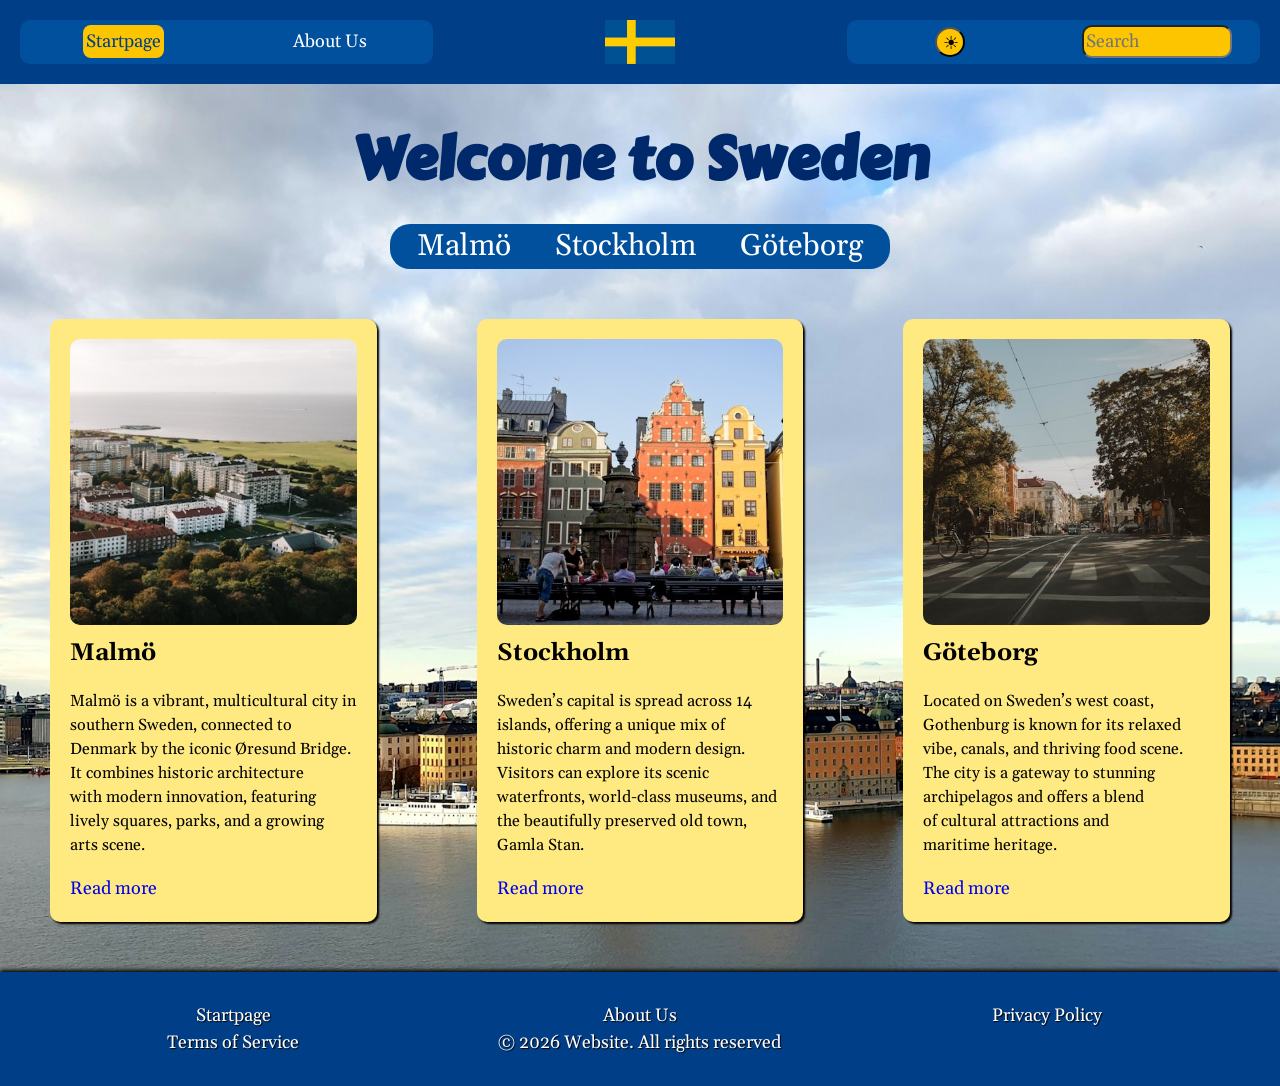
<file: index.html>
<!DOCTYPE html>
<html lang="en">
<head>
    <meta charset="UTF-8">
    <meta name="viewport" content="width=device-width, initial-scale=1.0">
    <title>Welcome to Sweden</title>
    <link rel="stylesheet" href="./css/base.css">
    <link rel="stylesheet" href="./css/index.css">
    <script defer src="./script.js"></script>
</head>
<body>
    <div class="container">
        <header>
            <nav>
                <a class="active" href="./index.html">Startpage</a>
                <a href="./about.html">About Us</a>
            </nav>
            <img src="./images/Flag_of_Sweden.webp" alt="Logo image">
            <div>
                <button class="lightMode" type="button" onclick="darkmode()">&#9728;</button>
                <search>
                    <form>
                        <input name="search" id="search" placeholder="Search">
                    </form>
                </search>
            </div>
        </header>
        <main class="frontpage">
            <h1>Welcome to Sweden</h1>
            <nav>
                <a href="./malmo.html">Malmö</a>
                <a href="./stockholm.html">Stockholm</a>
                <a href="./goteborg.html">Göteborg</a>
            </nav>
            <div class="boxes">
                <div class="infobox">
                    <img src="./images/pontus-ohlsson-9A5BXxBa4Qk-unsplash.webp" alt="Malmö">
                    <h2>Malmö</h2>
                    <p>Malmö is a vibrant, multicultural city in southern Sweden, connected to Denmark by the iconic Øresund Bridge. It combines historic architecture with modern innovation, featuring lively squares, parks, and a growing arts scene.</p>
                    <a href="./malmo.html">Read more</a>
                </div>
                <div class="infobox">
                    <img src="./images/catalina-johnson-inbePXjTh-A-unsplash.webp" alt="Stockholm">
                    <h2>Stockholm</h2>
                    <p>Sweden’s capital is spread across 14 islands, offering a unique mix of historic charm and modern design. Visitors can explore its scenic waterfronts, world-class museums, and the beautifully preserved old town, Gamla Stan.</p>
                    <a href="./stockholm.html">Read more</a>
                </div>
                <div class="infobox">
                    <img src="./images/louise-krause-uO42dvjL0I0-unsplash.webp" alt="Göteborg">
                    <h2>Göteborg</h2>
                    <p>Located on Sweden’s west coast, Gothenburg is known for its relaxed vibe, canals, and thriving food scene. The city is a gateway to stunning archipelagos and offers a blend of cultural attractions and maritime heritage.</p>
                    <a href="./goteborg.html">Read more</a>
                </div>
            </div>
        </main>
        <footer>
                <a class="topLeft" href="./index.html">Startpage</a>
                <a class="topCenter" href="./about.html">About Us</a>
                <a class="topRight" href="about.html">Privacy Policy</a>
                <a class="bottomLeft" href="about.html">Terms of Service</a>
                <p class="bottomRight" >&copy; 2026 Website. All rights reserved</p>
        </footer>
    </div>
</body>
</html>
</file>
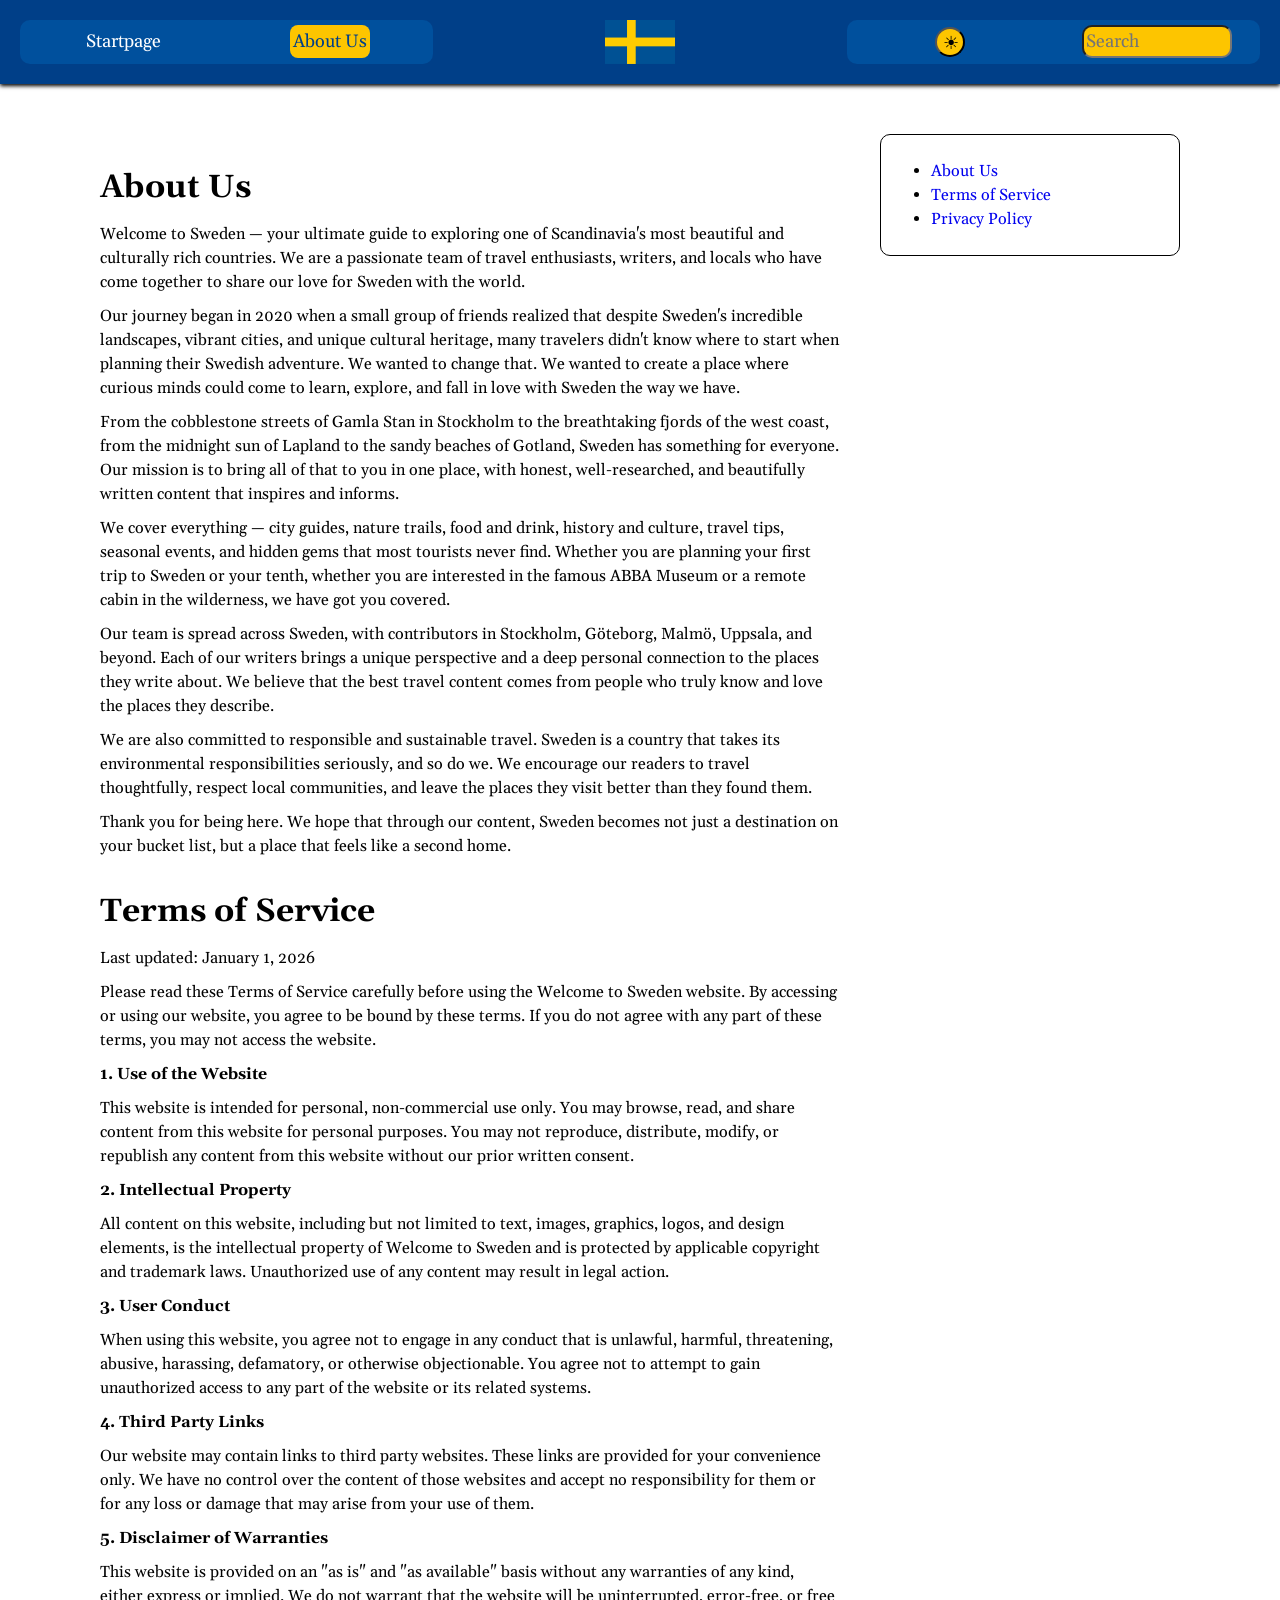
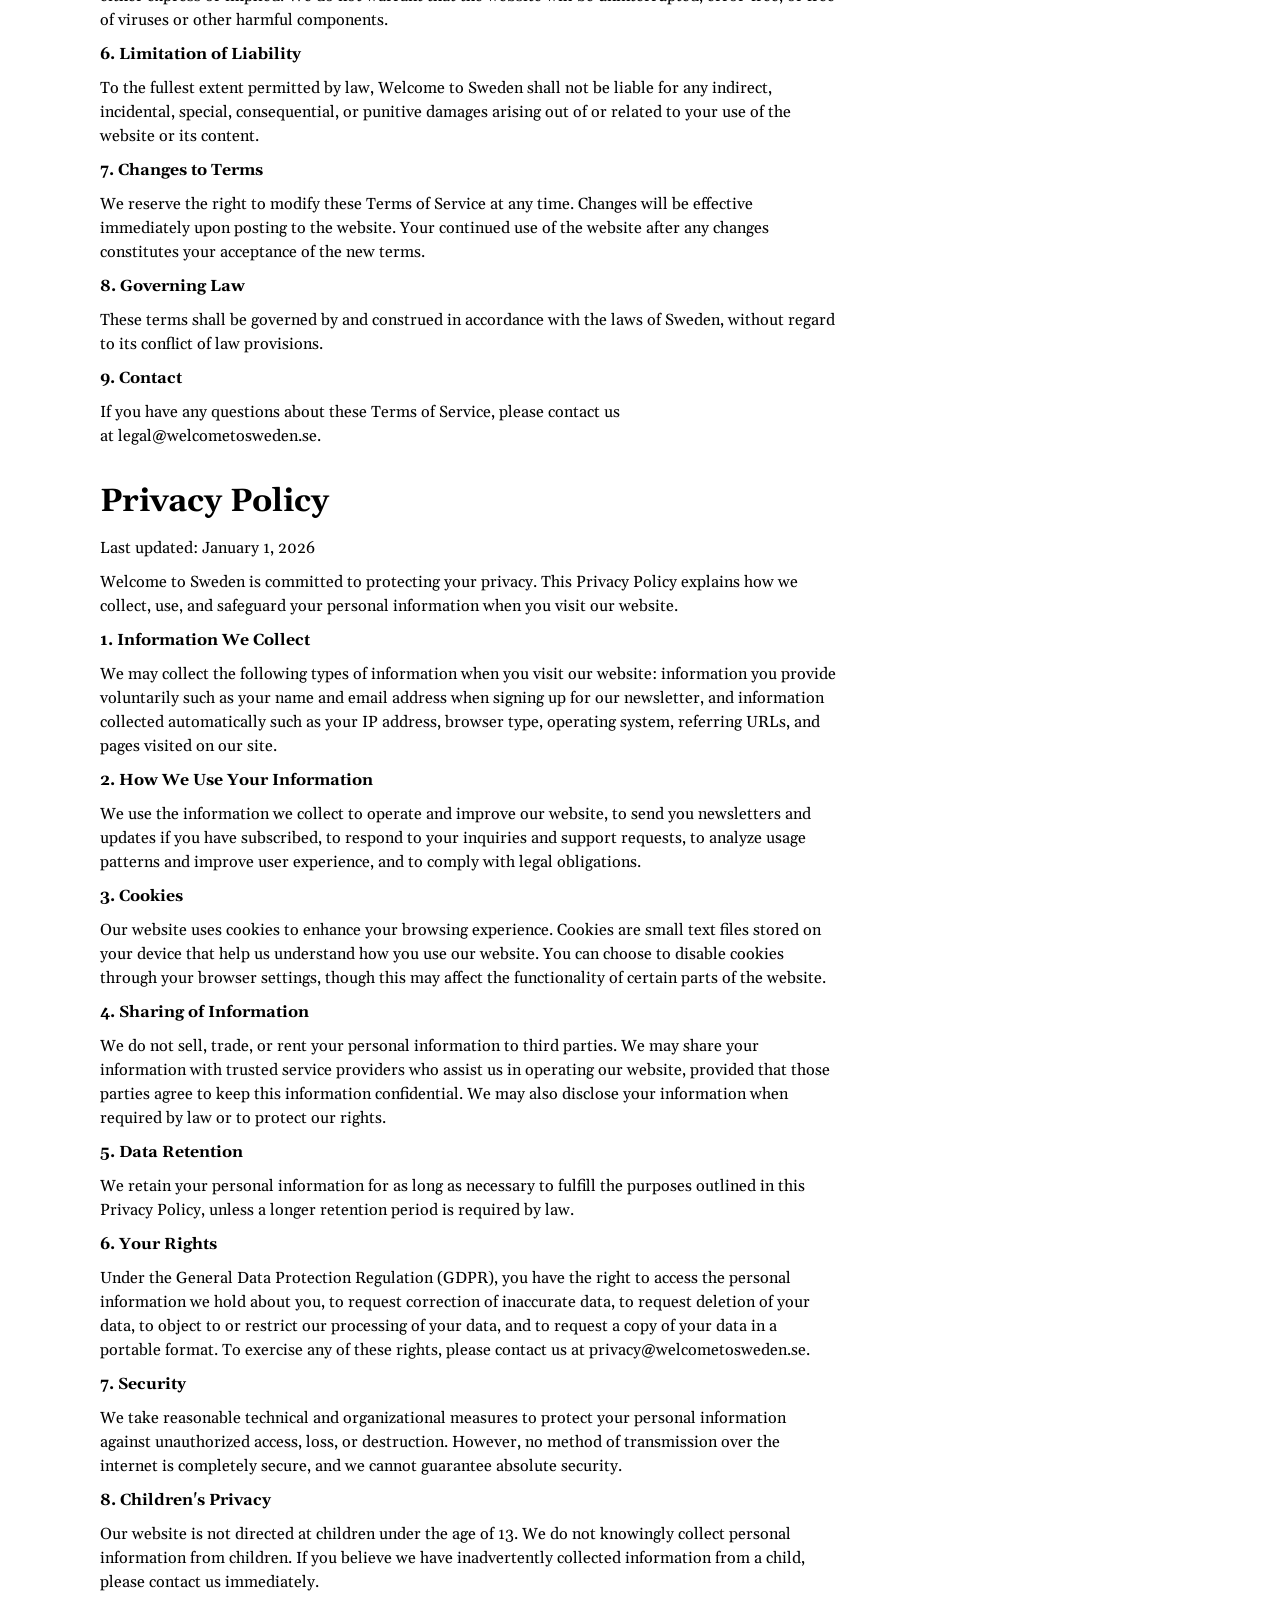
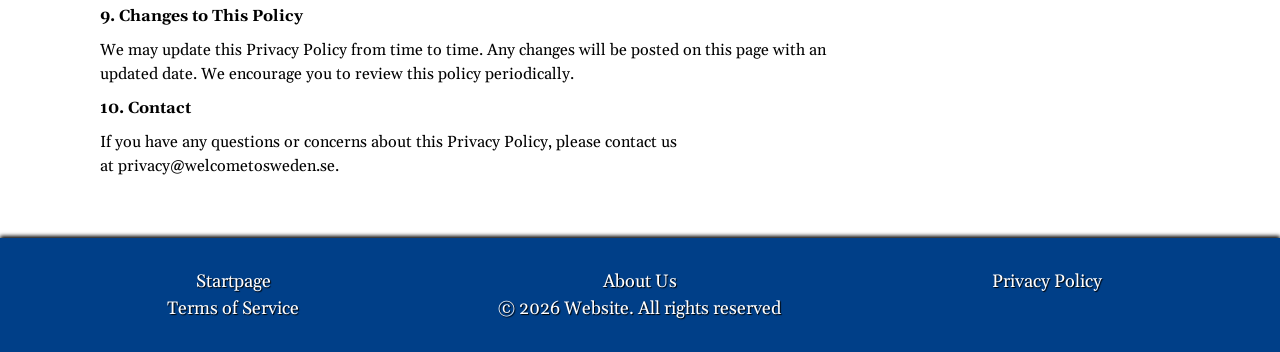
<file: about.html>
<!DOCTYPE html>
<html lang="en">
<head>
    <meta charset="UTF-8">
    <meta name="viewport" content="width=device-width, initial-scale=1.0">
    <title>Welcome to Sweden</title>
    <link rel="stylesheet" href="./css/base.css">
    <link rel="stylesheet" href="./css/about.css">
    <script defer src="./script.js"></script>
</head>
<body>
    <div class="container">
        <header>
            <nav>
                <a href="./index.html">Startpage</a>
                <a class="active" href="./about.html">About Us</a>
            </nav>
            <img src="./images/Flag_of_Sweden.webp" alt="Logo image">
            <div>
                <button class="lightMode" type="button" onclick="darkmode()">&#9728;</button>
                <search>
                    <form>
                        <input name="search" id="search" placeholder="Search">
                    </form>
                </search>
            </div>
        </header>
        <main>
            <h1 id="aboutus">About Us</h1>
            <p>Welcome to Sweden — your ultimate guide to exploring one of Scandinavia's most beautiful and culturally rich countries. We are a passionate team of travel enthusiasts, writers, and locals who have come together to share our love for Sweden with the world.</p>

            <p>Our journey began in 2020 when a small group of friends realized that despite Sweden's incredible landscapes, vibrant cities, and unique cultural heritage, many travelers didn't know where to start when planning their Swedish adventure. We wanted to change that. We wanted to create a place where curious minds could come to learn, explore, and fall in love with Sweden the way we have.</p>

            <p>From the cobblestone streets of Gamla Stan in Stockholm to the breathtaking fjords of the west coast, from the midnight sun of Lapland to the sandy beaches of Gotland, Sweden has something for everyone. Our mission is to bring all of that to you in one place, with honest, well-researched, and beautifully written content that inspires and informs.</p>

            <p>We cover everything — city guides, nature trails, food and drink, history and culture, travel tips, seasonal events, and hidden gems that most tourists never find. Whether you are planning your first trip to Sweden or your tenth, whether you are interested in the famous ABBA Museum or a remote cabin in the wilderness, we have got you covered.</p>

            <p>Our team is spread across Sweden, with contributors in Stockholm, Göteborg, Malmö, Uppsala, and beyond. Each of our writers brings a unique perspective and a deep personal connection to the places they write about. We believe that the best travel content comes from people who truly know and love the places they describe.</p>

            <p>We are also committed to responsible and sustainable travel. Sweden is a country that takes its environmental responsibilities seriously, and so do we. We encourage our readers to travel thoughtfully, respect local communities, and leave the places they visit better than they found them.</p>

            <p>Thank you for being here. We hope that through our content, Sweden becomes not just a destination on your bucket list, but a place that feels like a second home.</p>
            <h1 id="tos">Terms of Service</h1>
            <p>Last updated: January 1, 2026</p>

            <p>Please read these Terms of Service carefully before using the Welcome to Sweden website. By accessing or using our website, you agree to be bound by these terms. If you do not agree with any part of these terms, you may not access the website.</p>

            <p><strong>1. Use of the Website</strong></p>
            <p>This website is intended for personal, non-commercial use only. You may browse, read, and share content from this website for personal purposes. You may not reproduce, distribute, modify, or republish any content from this website without our prior written consent.</p>

            <p><strong>2. Intellectual Property</strong></p>
            <p>All content on this website, including but not limited to text, images, graphics, logos, and design elements, is the intellectual property of Welcome to Sweden and is protected by applicable copyright and trademark laws. Unauthorized use of any content may result in legal action.</p>

            <p><strong>3. User Conduct</strong></p>
            <p>When using this website, you agree not to engage in any conduct that is unlawful, harmful, threatening, abusive, harassing, defamatory, or otherwise objectionable. You agree not to attempt to gain unauthorized access to any part of the website or its related systems.</p>

            <p><strong>4. Third Party Links</strong></p>
            <p>Our website may contain links to third party websites. These links are provided for your convenience only. We have no control over the content of those websites and accept no responsibility for them or for any loss or damage that may arise from your use of them.</p>

            <p><strong>5. Disclaimer of Warranties</strong></p>
            <p>This website is provided on an "as is" and "as available" basis without any warranties of any kind, either express or implied. We do not warrant that the website will be uninterrupted, error-free, or free of viruses or other harmful components.</p>

            <p><strong>6. Limitation of Liability</strong></p>
            <p>To the fullest extent permitted by law, Welcome to Sweden shall not be liable for any indirect, incidental, special, consequential, or punitive damages arising out of or related to your use of the website or its content.</p>

            <p><strong>7. Changes to Terms</strong></p>
            <p>We reserve the right to modify these Terms of Service at any time. Changes will be effective immediately upon posting to the website. Your continued use of the website after any changes constitutes your acceptance of the new terms.</p>

            <p><strong>8. Governing Law</strong></p>
            <p>These terms shall be governed by and construed in accordance with the laws of Sweden, without regard to its conflict of law provisions.</p>

            <p><strong>9. Contact</strong></p>
            <p>If you have any questions about these Terms of Service, please contact us at legal@welcometosweden.se.</p>
            <h1 id="pp">Privacy Policy</h1>
            <p>Last updated: January 1, 2026</p>

            <p>Welcome to Sweden is committed to protecting your privacy. This Privacy Policy explains how we collect, use, and safeguard your personal information when you visit our website.</p>

            <p><strong>1. Information We Collect</strong></p>
            <p>We may collect the following types of information when you visit our website: information you provide voluntarily such as your name and email address when signing up for our newsletter, and information collected automatically such as your IP address, browser type, operating system, referring URLs, and pages visited on our site.</p>

            <p><strong>2. How We Use Your Information</strong></p>
            <p>We use the information we collect to operate and improve our website, to send you newsletters and updates if you have subscribed, to respond to your inquiries and support requests, to analyze usage patterns and improve user experience, and to comply with legal obligations.</p>

            <p><strong>3. Cookies</strong></p>
            <p>Our website uses cookies to enhance your browsing experience. Cookies are small text files stored on your device that help us understand how you use our website. You can choose to disable cookies through your browser settings, though this may affect the functionality of certain parts of the website.</p>

            <p><strong>4. Sharing of Information</strong></p>
            <p>We do not sell, trade, or rent your personal information to third parties. We may share your information with trusted service providers who assist us in operating our website, provided that those parties agree to keep this information confidential. We may also disclose your information when required by law or to protect our rights.</p>

            <p><strong>5. Data Retention</strong></p>
            <p>We retain your personal information for as long as necessary to fulfill the purposes outlined in this Privacy Policy, unless a longer retention period is required by law.</p>

            <p><strong>6. Your Rights</strong></p>
            <p>Under the General Data Protection Regulation (GDPR), you have the right to access the personal information we hold about you, to request correction of inaccurate data, to request deletion of your data, to object to or restrict our processing of your data, and to request a copy of your data in a portable format. To exercise any of these rights, please contact us at privacy@welcometosweden.se.</p>

            <p><strong>7. Security</strong></p>
            <p>We take reasonable technical and organizational measures to protect your personal information against unauthorized access, loss, or destruction. However, no method of transmission over the internet is completely secure, and we cannot guarantee absolute security.</p>

            <p><strong>8. Children's Privacy</strong></p>
            <p>Our website is not directed at children under the age of 13. We do not knowingly collect personal information from children. If you believe we have inadvertently collected information from a child, please contact us immediately.</p>

            <p><strong>9. Changes to This Policy</strong></p>
            <p>We may update this Privacy Policy from time to time. Any changes will be posted on this page with an updated date. We encourage you to review this policy periodically.</p>

            <p><strong>10. Contact</strong></p>
            <p>If you have any questions or concerns about this Privacy Policy, please contact us at privacy@welcometosweden.se.</p>
        </main>
        <aside>
            <ul>
                <li><a href="#aboutus">About Us</a></li>
                <li><a href="#tos">Terms of Service</a></li>
                <li><a href="#pp">Privacy Policy</a></li>
            </ul>
        </aside>
        <footer>
                <a class="topLeft" href="./index.html">Startpage</a>
                <a class="topCenter" href="./about.html">About Us</a>
                <a class="topRight" href="./about.html#pp">Privacy Policy</a>
                <a class="bottomLeft" href="./about.html#tos">Terms of Service</a>
                <p class="bottomRight" >&copy; 2026 Website. All rights reserved</p>
        </footer>
    </div>
</body>
</html>
</file>
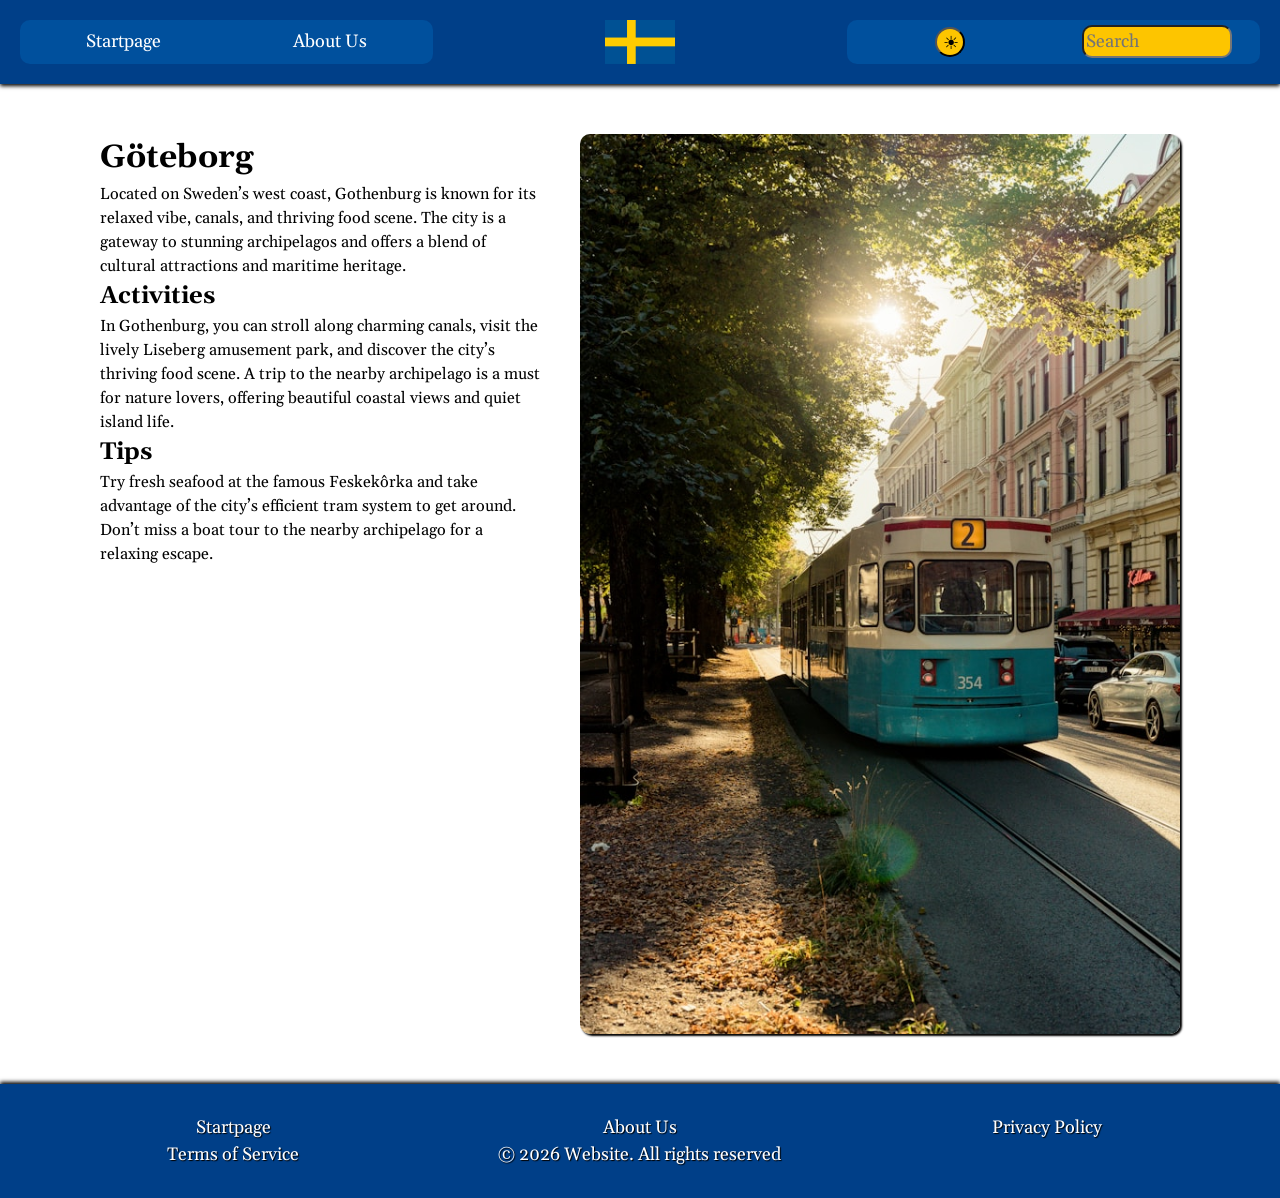
<file: goteborg.html>
<!DOCTYPE html>
<html lang="en">
<head>
    <meta charset="UTF-8">
    <meta name="viewport" content="width=device-width, initial-scale=1.0">
    <title>Welcome to Sweden</title>
    <link rel="stylesheet" href="./css/base.css">
    <link rel="stylesheet" href="./css/city.css">
    <script defer src="./script.js"></script>
</head>
<body>
    <div class="container">
        <header>
            <nav>
                <a href="./index.html">Startpage</a>
                <a href="./about.html">About Us</a>
            </nav>
            <img src="./images/Flag_of_Sweden.webp" alt="Logo image">
            <div>
                <button class="lightMode" type="button" onclick="darkmode()">&#9728;</button>
                <search>
                    <form>
                        <input name="search" id="search" placeholder="Search">
                    </form>
                </search>
            </div>
        </header>
        <main>
            <h1>Göteborg</h1>
            <p>Located on Sweden’s west coast, Gothenburg is known for its relaxed vibe, canals, and thriving food scene. The city is a gateway to stunning archipelagos and offers a blend of cultural attractions and maritime heritage.</p>
            <h2>Activities</h2>
            <p>In Gothenburg, you can stroll along charming canals, visit the lively Liseberg amusement park, and discover the city’s thriving food scene. A trip to the nearby archipelago is a must for nature lovers, offering beautiful coastal views and quiet island life.</p>
            <h2>Tips</h2>
            <p>Try fresh seafood at the famous Feskekôrka and take advantage of the city’s efficient tram system to get around. Don’t miss a boat tour to the nearby archipelago for a relaxing escape.</p>
        </main>
        <aside>
            <img src="./images/hans-ott-b0U4Ypj_7zY-unsplash.jpg" alt="Trolley cart Göteborg">
        </aside>
        <footer>
                <a class="topLeft" href="./index.html">Startpage</a>
                <a class="topCenter" href="./about.html">About Us</a>
                <a class="topRight" href="about.html">Privacy Policy</a>
                <a class="bottomLeft" href="about.html">Terms of Service</a>
                <p class="bottomRight" >&copy; 2026 Website. All rights reserved</p>
        </footer>
    </div>
</body>
</html>
</file>
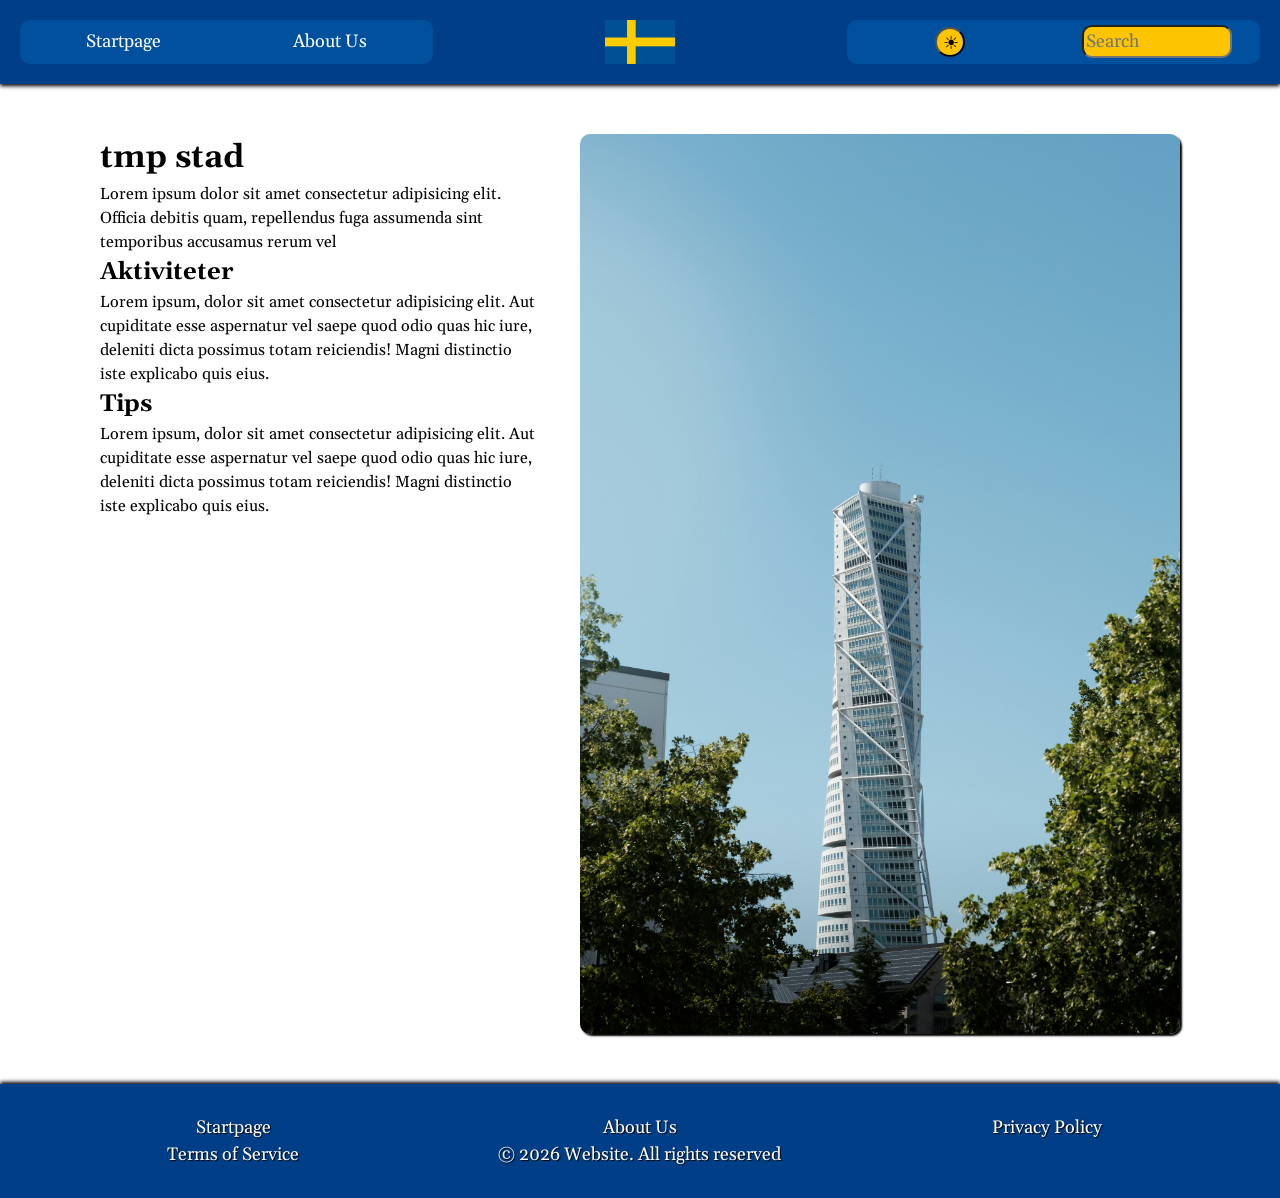
<file: malmo.html>
<!DOCTYPE html>
<html lang="en">
<head>
    <meta charset="UTF-8">
    <meta name="viewport" content="width=device-width, initial-scale=1.0">
    <title>Welcome to Sweden</title>
    <link rel="stylesheet" href="./css/base.css">
    <link rel="stylesheet" href="./css/city.css">
    <script defer src="./script.js"></script>
</head>
<body>
    <div class="container">
        <header>
            <nav>
                <a href="./index.html">Startpage</a>
                <a href="./about.html">About Us</a>
            </nav>
            <img src="./images/Flag_of_Sweden.webp" alt="Logo image">
            <div>
                <button class="lightMode" type="button" onclick="darkmode()">&#9728;</button>
                <search>
                    <form>
                        <input name="search" id="search" placeholder="Search">
                    </form>
                </search>
            </div>
        </header>
        <main>
            <h1>tmp stad</h1>
            <p>Lorem ipsum dolor sit amet consectetur adipisicing elit. Officia debitis quam, repellendus fuga assumenda sint temporibus accusamus rerum vel</p>
            <h2>Aktiviteter</h2>
            <p>Lorem ipsum, dolor sit amet consectetur adipisicing elit. Aut cupiditate esse aspernatur vel saepe quod odio quas hic iure, deleniti dicta possimus totam reiciendis! Magni distinctio iste explicabo quis eius.</p>
            <h2>Tips</h2>
            <p>Lorem ipsum, dolor sit amet consectetur adipisicing elit. Aut cupiditate esse aspernatur vel saepe quod odio quas hic iure, deleniti dicta possimus totam reiciendis! Magni distinctio iste explicabo quis eius.</p>
        </main>
        <aside>
            <img src="./images/samuel-bryngelsson-N6mGiwjEqak-unsplash.webp" alt="Turning Torso Malmö">
        </aside>
        <footer>
                <a class="topLeft" href="./index.html">Startpage</a>
                <a class="topCenter" href="./about.html">About Us</a>
                <a class="topRight" href="about.html">Privacy Policy</a>
                <a class="bottomLeft" href="about.html">Terms of Service</a>
                <p class="bottomRight" >&copy; 2026 Website. All rights reserved</p>
        </footer>
    </div>
</body>
</html>
</file>
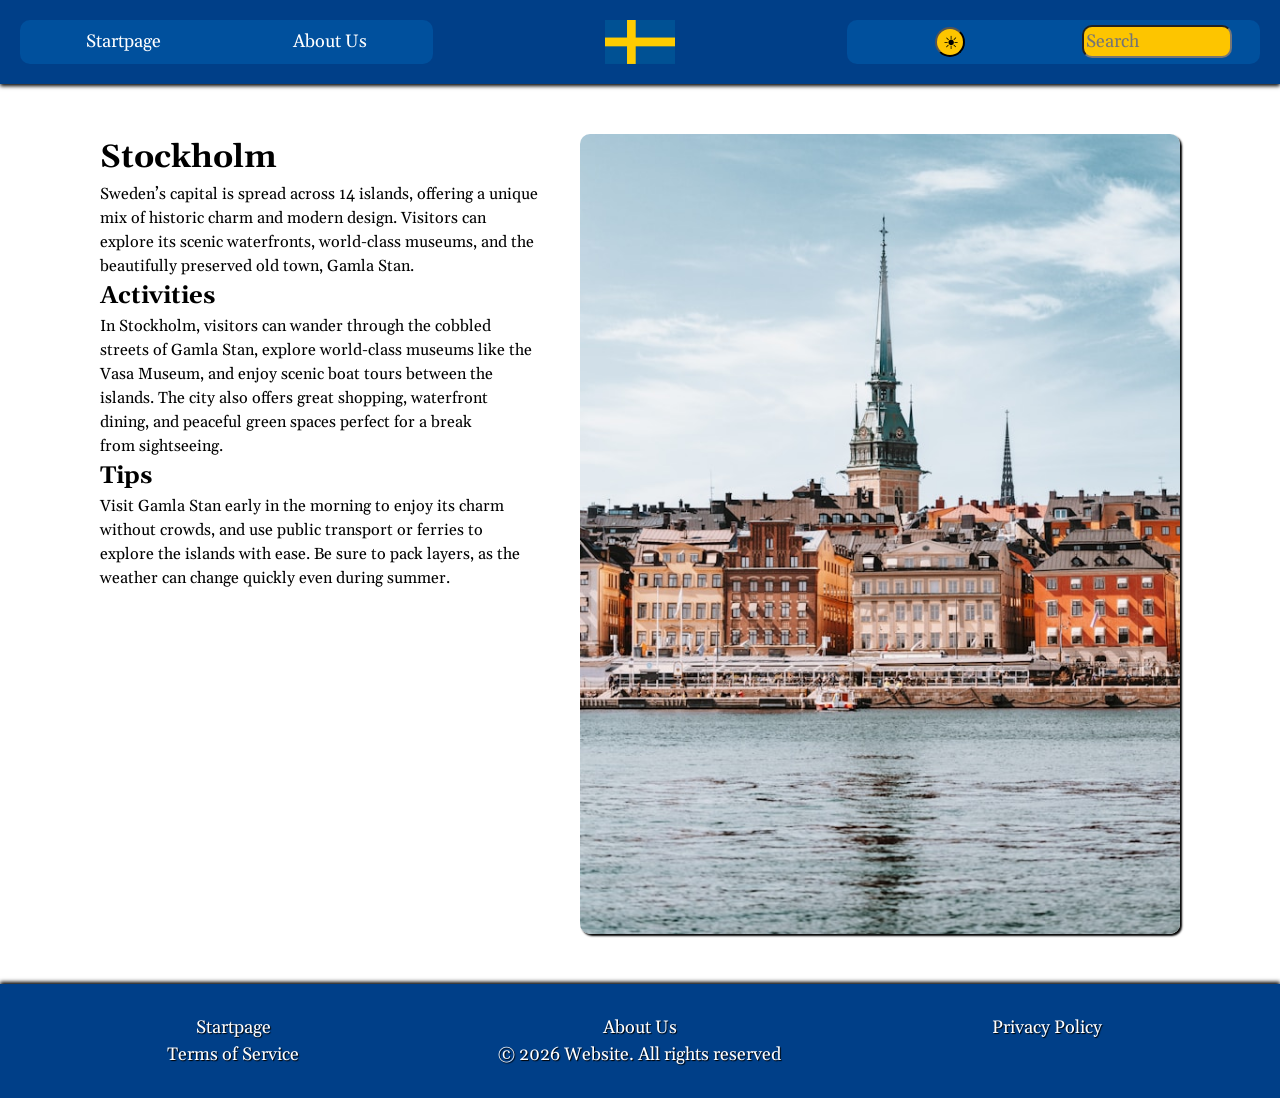
<file: stockholm.html>
<!DOCTYPE html>
<html lang="en">
<head>
    <meta charset="UTF-8">
    <meta name="viewport" content="width=device-width, initial-scale=1.0">
    <title>Welcome to Sweden</title>
    <link rel="stylesheet" href="./css/base.css">
    <link rel="stylesheet" href="./css/city.css">
    <script defer src="./script.js"></script>
</head>
<body>
    <div class="container">
        <header>
            <nav>
                <a href="./index.html">Startpage</a>
                <a href="./about.html">About Us</a>
            </nav>
            <img src="./images/Flag_of_Sweden.webp" alt="Logo image">
            <div>
                <button class="lightMode" type="button" onclick="darkmode()">&#9728;</button>
                <search>
                    <form>
                        <input name="search" id="search" placeholder="Search">
                    </form>
                </search>
            </div>
        </header>
        <main>
            <h1>Stockholm</h1>
            <p>Sweden’s capital is spread across 14 islands, offering a unique mix of historic charm and modern design. Visitors can explore its scenic waterfronts, world-class museums, and the beautifully preserved old town, Gamla Stan.</p>
            <h2>Activities</h2>
            <p>In Stockholm, visitors can wander through the cobbled streets of Gamla Stan, explore world-class museums like the Vasa Museum, and enjoy scenic boat tours between the islands. The city also offers great shopping, waterfront dining, and peaceful green spaces perfect for a break from sightseeing.</p>
            <h2>Tips</h2>
            <p>Visit Gamla Stan early in the morning to enjoy its charm without crowds, and use public transport or ferries to explore the islands with ease. Be sure to pack layers, as the weather can change quickly even during summer.</p>
        </main>
        <aside>
            <img src="./images/stockholm-paris-studio-HaAVZg3b-7o-unsplash.jpg" alt="Klara kyrka Stockholm">
        </aside>
        <footer>
                <a class="topLeft" href="./index.html">Startpage</a>
                <a class="topCenter" href="./about.html">About Us</a>
                <a class="topRight" href="about.html">Privacy Policy</a>
                <a class="bottomLeft" href="about.html">Terms of Service</a>
                <p class="bottomRight" >&copy; 2026 Website. All rights reserved</p>
        </footer>
    </div>
</body>
</html>
</file>
<file: css/base.css>
@import url('https://fonts.googleapis.com/css2?family=Carter+One&family=Gelasio:ital,wght@0,400..700;1,400..700&display=swap');

/* #region CSS Reset */
/* 1. Use a more-intuitive box-sizing model */
*, *::before, *::after {
    box-sizing: border-box;
}
/* 2. Remove default margin */
* {
    margin: 0;
}
/* 3. Enable keyword animations */
@media (prefers-reduced-motion: no-preference) {
    html {
        interpolate-size: allow-keywords;
    }
}
body {
    /* 4. Add accessible line-height */
    line-height: 1.5;
    /* 5. Improve text rendering */
    -webkit-font-smoothing: antialiased;
}
/* 6. Improve media defaults */
img, picture, video, canvas, svg {
    display: block;
    max-width: 100%;
}
/* 7. Inherit fonts for form controls */
input, button, textarea, select {
    font: inherit;
}
/* 8. Avoid text overflows */
p, h1, h2, h3, h4, h5, h6 {
    overflow-wrap: break-word;
}
/* 9. Improve line wrapping */
p {
    text-wrap: pretty;
}
h1, h2, h3, h4, h5, h6 {
    text-wrap: balance;
}
/*
10. Create a root stacking context
*/
#root, #__next {
    isolation: isolate;
}
/* #endregion */

/* global varialbes */
:root {
    --imperial-blue: #00296bff;
    --french-blue: #003f88ff;
    --steel-azure: #00509dff;
    --school-bus-yellow: #fdc500ff;
    --gold: #ffd500ff;
    --light-yellow: #ffea82;
    --white: #fff;
}
html {
    font-size: 62.5%; /* makes 1rem = 10px */
}
body {
    font-size: 1.6rem;
    background-color: var(--french-blue);
    font-family: "Gelasio", serif;
}
a {
    text-decoration: none;
}
.container {
    background-color: var(--white);
    display: grid;
    min-height: 100vh;
    grid-template-columns: 1fr auto;
    grid-template-rows: auto 1fr auto;
    grid-template-areas: 
    "header header"
    "main aside"
    "footer footer"
    ;
}

/* header */
header {
    font-size: 1.8rem;
    grid-area: header;
    background-color: var(--french-blue);
    display: grid;
    grid-template-columns: 1fr 1fr 1fr;
    padding: 2rem;
    box-shadow: 0 0.2rem 0.4rem #000;

}
header div {
    background-color: var(--steel-azure);
    border-radius: 1rem;
    display: grid;
    place-items: center;
    grid-template-columns: 1fr 1fr;
}
header nav {
    border-radius: 1rem;
    background-color: var(--steel-azure);
    display: grid;
    place-items: center;
    grid-template-columns: 1fr 1fr;
    
    
}
header nav a {
    color: var(--white);
}
header nav a:hover {
    color: var(--gold);
}
header nav .active {
    background-color: var(--school-bus-yellow);
    color: var(--french-blue);
    padding: 0.3rem;
    border-radius: 0.8rem;
}
header img {
    justify-self: center;
    width: 7rem;

}
header button {
    height: 3rem;
    width: 3rem;
    text-align: center;
    border-radius: 2rem;
    background-color: var(--school-bus-yellow);
}
header search form input {
    width: 15rem;
    background-color: var(--school-bus-yellow);
    border-radius: 1rem;
    margin: 0.4rem;
}

/* main and aside layout, mainly changed from other css files */
main {
    grid-area: main;
}
aside {
    grid-area: aside;
}

/* footer */
footer {
    box-shadow: 0 -0.2rem 0.4rem #000;
    font-size: 1.8rem;
    grid-area: footer;
    margin-top: auto;
    padding: 3rem;
    background-color: var(--french-blue);
    display: grid;
    grid-template-columns: 1fr 1fr 1fr;
    grid-template-areas: 
    "top-left top-center top-right"
    "bottom-left bottom-right ."
    ;
    place-items: center;
}
footer a {
    color: var(--white);
    text-shadow: 0.1rem 0.1rem 0.1rem #000;
}
footer a:hover {
    color: var(--gold);
}
footer p {
    color: var(--white);
    text-shadow: 0.1rem 0.1rem 0.1rem #000;

}

/* grid layout for footer */
.topLeft {
    grid-area: top-left;
}
.topCenter {
    grid-area: top-center;
}
.topRight {
    grid-area: top-right;
}
.bottomLeft {
    grid-area: bottom-left;
}
.bottomRight {
    grid-area: bottom-right;
}

/* tablet and phone layout */
@media (max-width: 1024px) {
    html {
        font-size: 90%;
    }
    footer {
        grid-template-columns: 1fr 1fr;
        grid-template-areas: 
        "top-left top-center"
        "top-right bottom-left"
        "bottom-right bottom-right"
        ;
    }
}
@media (max-width: 768px) {
    html {
        font-size: 100%;
    }
    header {
        grid-template-columns: 3fr 3fr 1fr;
    }
    footer {
        grid-template-columns: 1fr 1fr;
        grid-template-areas: 
        "top-left top-center"
        "top-right bottom-left"
        "bottom-right bottom-right"
        ;
    }
    header search form input {
        display: none;
    }
    header div {
        grid-template-columns: 1fr;
    }
}
</file>
<file: css/index.css>
/* background image for front page */
.frontpage {
    background-image: url(../images/wahid-sadiq-hqDf171O0eU-unsplash.webp);
    background-position: center;
    background-size: cover;
    background-repeat: no-repeat;
}

/* Main front page content */
main h1 {
    font-size: 6rem;
    font-family: "Carter One", system-ui;
    margin-top: 3rem;   
    text-align: center;
    color: var(--imperial-blue);
}
main nav {
    display: block;
    margin: 2rem auto;
    background-color: var(--steel-azure);
    border-radius: 2rem;
    width: 50rem;
    text-align: center;
}
main nav a {
    font-size: 3rem;
    padding: 2rem;
    color: var(--white);
}
main nav a:hover {
    color: var(--gold);
}
.boxes {
    margin: 5rem;
    display: flex;
    gap: 10rem;
}
.infobox {
    border-radius: 1rem;
    padding: 2rem;
    background-color: var(--light-yellow);
    flex: 1;
    min-width: 10rem;
    box-shadow: 0.2rem 0.2rem 0.2rem #000;
}
.infobox img {
    border-radius: 1rem;
    width: 100%;
}
.infobox h2 {
    margin-top: 1rem;
}
.infobox p {
    margin: 1.8rem 0;
}
.infobox a {
    font-size: 1.8rem;
}

/* tablet and phone layout */
@media (max-width: 1024px) {
    .boxes {
        margin: 2rem; 
        gap: 2rem;
        
    }

}
@media (max-width: 768px) {
    .boxes {
        margin: 2rem;
        display: grid;
        grid-template-columns: 1fr;
        gap: 2rem;
        
    }
    main nav {
        width: 40rem;
    }
    main nav a {
        font-size: 2.2rem;
    }
}
</file>
<file: css/about.css>
/* main page css */
main {
    margin: 5rem 2rem 5rem 10rem;
}
main h1 {
    margin: 3rem 0 1rem 0;
}
main p {
    margin: 1rem 0;
}

/* menu to parts of website */
aside {
    border: 0.1rem solid black;
    border-radius: 1rem;
    padding: 2.4rem 1rem;
    margin: 5rem 10rem 5rem 2rem;
    width: 30rem;
    height: fit-content;
}

/* tablet and phone layout */
@media (max-width: 1024px) {
    aside {
        margin: 2rem;
        width: fit-content;
    }
    main {
        margin: 2rem;
    }
    main p {
        font-size: 2rem;
    }
    aside a {
        font-size: 2rem;
    }
    main h1 {
        font-size: 4rem;
    }
}
@media (max-width: 768px) {
    .container {
        grid-template-columns: 1fr;
        grid-template-rows: auto auto 1fr auto;
        grid-template-areas: 
        "header"
        "aside"
        "main"
        "footer"
        ;
    }
    aside {
        width: auto;
    }
}
</file>
<file: css/city.css>
/* main */
main {
    margin: 5rem 2rem 5rem 10rem;
}

/* aside, image of city */
aside {
    margin: 5rem 10rem 5rem 2rem;
}
aside img {
    width: 60rem;
    border-radius: 1rem;
    box-shadow: 0.2rem 0.2rem 0.2rem #000;
}

/* tablet and phone layout */
@media (max-width: 1024px) {
    aside {
        margin: 2rem;
        width: 30rem;
    }
    main {
        margin: 2rem;
    }
    main p {
        font-size: 2rem;
    }
    aside a {
        font-size: 2rem;
    }
    main h1 {
        font-size: 4rem;
    }
}
@media (max-width: 768px) {
    .container {
        grid-template-columns: 1fr;
        grid-template-rows: auto auto 1fr auto;
        grid-template-areas: 
        "header"
        "aside"
        "main"
        "footer"
        ;
    }
    aside {
        width: auto;
    }
}
</file>
